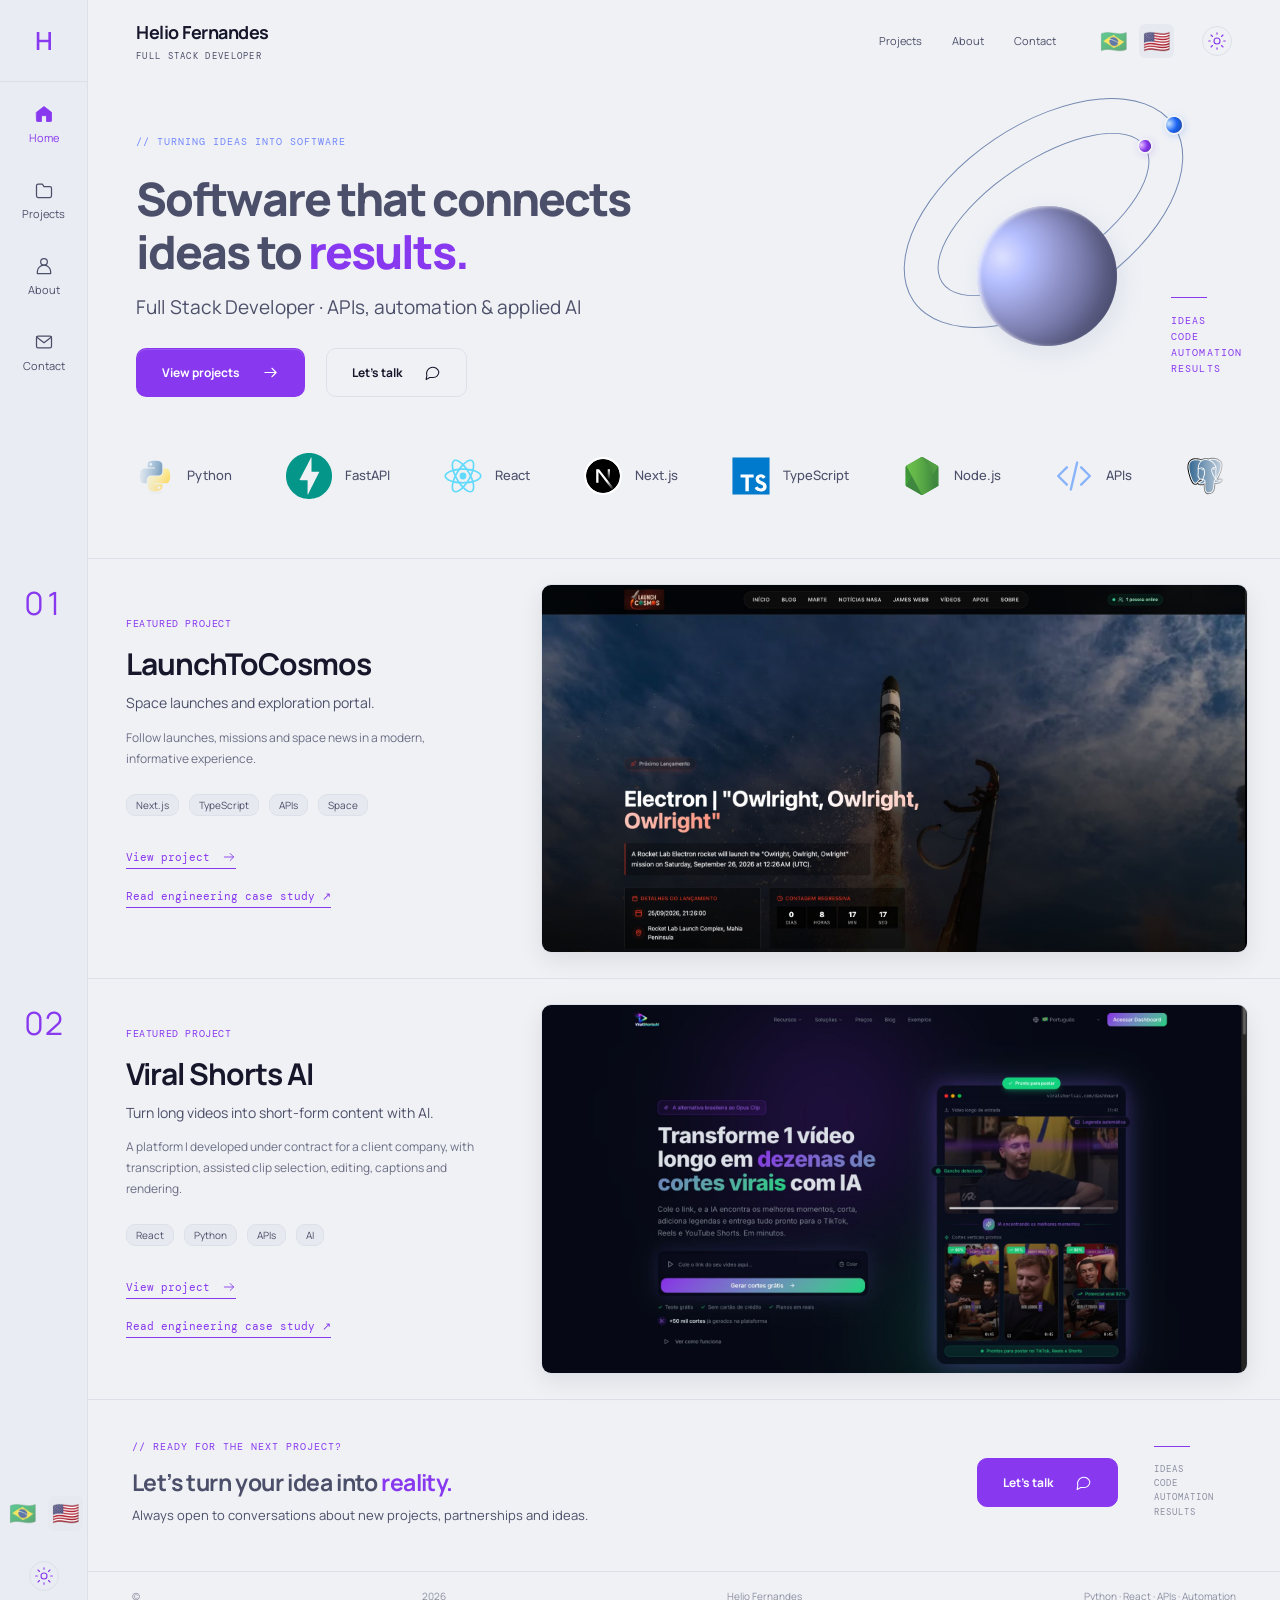
<file: index.html>
<!doctype html>
<html lang="pt-BR" data-theme="dark">
<head>
<meta charset="utf-8"/>
<meta name="viewport" content="width=device-width,initial-scale=1"/>
<meta name="color-scheme" content="dark light"/>
<title>Helio Fernandes — Full Stack Developer</title>
<meta name="description" content="Desenvolvedor Full Stack · APIs, automação e IA aplicada. LaunchToCosmos · Viral Shorts AI."/>
<meta property="og:title" content="Helio Fernandes — Full Stack Developer"/>
<meta property="og:description" content="Desenvolvedor Full Stack · APIs, automação e IA aplicada"/>
<meta property="og:type" content="website"/>
<link rel="canonical" href="https://helio2323.github.io/helio-reis-portfolio/"/>
<link rel="alternate" hreflang="pt-BR" href="https://helio2323.github.io/helio-reis-portfolio/"/>
<link rel="alternate" hreflang="en" href="https://helio2323.github.io/helio-reis-portfolio/index.en.html"/>
<script>try{let theme=localStorage.getItem('portfolio-theme');document.documentElement.dataset.theme=theme||(matchMedia('(prefers-color-scheme: light)').matches?'light':'dark');let lang=localStorage.getItem('portfolio-language')||(navigator.language.toLowerCase().startsWith('pt')?'pt':'en');if(lang!=='pt')location.replace((lang==='en'?'index.en.html':'./')+location.search+location.hash)}catch(e){}</script>
<link rel="preconnect" href="https://fonts.googleapis.com"/>
<link rel="preconnect" href="https://fonts.gstatic.com" crossorigin/>
<link href="https://fonts.googleapis.com/css2?family=DM+Mono:wght@400;500&family=Manrope:wght@400;500;600;700;800&display=swap" rel="stylesheet"/>
<link rel="stylesheet" href="styles.css?v=20261015-orbit-flags"/>
<script src="studio.js?v=20261015-infinite" defer>
</script>
</head>
<body>
<a class="skip-link" href="#conteudo">Pular para o conteúdo</a>
<div class="studio">
<aside class="rail" aria-label="Projetos">
<a class="monogram" href="#inicio" aria-label="Helio Fernandes">H</a>
<nav>
<a href="#inicio" class="rail-link active">
<svg viewBox="0 0 24 24" fill="none" stroke="currentColor" stroke-width="1.5" stroke-linecap="round" stroke-linejoin="round" aria-hidden="true">
<path d="m3 10 9-7 9 7v10a1 1 0 0 1-1 1h-5v-7H9v7H4a1 1 0 0 1-1-1Z"/>
</svg>
<span>Início</span>
</a>
<a href="#projetos" class="rail-link ">
<svg viewBox="0 0 24 24" fill="none" stroke="currentColor" stroke-width="1.5" stroke-linecap="round" stroke-linejoin="round" aria-hidden="true">
<path d="M3 7a2 2 0 0 1 2-2h5l2 3h7a2 2 0 0 1 2 2v9a2 2 0 0 1-2 2H5a2 2 0 0 1-2-2Z"/>
</svg>
<span>Projetos</span>
</a>
<a href="#sobre" class="rail-link ">
<svg viewBox="0 0 24 24" fill="none" stroke="currentColor" stroke-width="1.5" stroke-linecap="round" stroke-linejoin="round" aria-hidden="true">
<circle cx="12" cy="7" r="4"/>
<path d="M4 21v-2a8 8 0 0 1 16 0v2Z"/>
</svg>
<span>Sobre</span>
</a>
<a href="#contato" class="rail-link ">
<svg viewBox="0 0 24 24" fill="none" stroke="currentColor" stroke-width="1.5" stroke-linecap="round" stroke-linejoin="round" aria-hidden="true">
<rect x="3" y="5" width="18" height="14" rx="2"/>
<path d="m3 6 9 7 9-7"/>
</svg>
<span>Contato</span>
</a>
</nav>
<div class="rail-bottom">
<div class="languages" aria-label="Language">
<a href="./" data-language="pt" aria-label="Português — Brasil" title="Português — Brasil" aria-current="page">🇧🇷</a>

<a href="index.en.html" data-language="en" aria-label="English" title="English" >🇺🇸</a>
</div>
<button class="theme-toggle" type="button" aria-label="Alternar tema de cores" title="Alternar tema de cores">
<span class="moon">
<svg viewBox="0 0 24 24" fill="none" stroke="currentColor" stroke-width="1.5" stroke-linecap="round" stroke-linejoin="round" aria-hidden="true">
<path d="M20.8 14A9 9 0 0 1 10 3.2 9 9 0 1 0 20.8 14Z"/>
</svg>
</span>
<span class="sun">
<svg viewBox="0 0 24 24" fill="none" stroke="currentColor" stroke-width="1.5" stroke-linecap="round" stroke-linejoin="round" aria-hidden="true">
<circle cx="12" cy="12" r="4"/>
<path d="M12 1v2m0 18v2M1 12h2m18 0h2M4 4l2 2m12 12 2 2M4 20l2-2M18 6l2-2"/>
</svg>
</span>
</button>
</div>
</aside>
<div class="canvas">
<header id="inicio">
<a class="identity" href="#inicio">
<strong>Helio Fernandes</strong>
<span>DESENVOLVEDOR FULL STACK</span>
</a>
<nav class="top-nav" aria-label="Menu">
<a href="#projetos">Projetos</a>
<a href="#sobre">Sobre</a>
<a href="#contato">Contato</a>
</nav>
<div class="header-tools">
<div class="languages" aria-label="Language">
<a href="./" data-language="pt" aria-label="Português — Brasil" title="Português — Brasil" aria-current="page">🇧🇷</a>

<a href="index.en.html" data-language="en" aria-label="English" title="English" >🇺🇸</a>
</div>
<button class="theme-toggle" type="button" aria-label="Alternar tema de cores" title="Alternar tema de cores">
<span class="moon">
<svg viewBox="0 0 24 24" fill="none" stroke="currentColor" stroke-width="1.5" stroke-linecap="round" stroke-linejoin="round" aria-hidden="true">
<path d="M20.8 14A9 9 0 0 1 10 3.2 9 9 0 1 0 20.8 14Z"/>
</svg>
</span>
<span class="sun">
<svg viewBox="0 0 24 24" fill="none" stroke="currentColor" stroke-width="1.5" stroke-linecap="round" stroke-linejoin="round" aria-hidden="true">
<circle cx="12" cy="12" r="4"/>
<path d="M12 1v2m0 18v2M1 12h2m18 0h2M4 4l2 2m12 12 2 2M4 20l2-2M18 6l2-2"/>
</svg>
</span>
</button>
</div>
</header>
<main id="conteudo">
<section class="hero" aria-labelledby="hero-title">
<div class="hero-copy">
<p class="eyebrow">// TRANSFORMANDO IDEIAS EM SOFTWARE</p>
<h1 id="hero-title">Software que conecta<br>ideias a <span>resultados.</span>
</h1>
<p class="intro">Desenvolvedor Full Stack · APIs, automação e IA aplicada</p>
<div class="actions">
<a class="button primary" href="#projetos">Ver projetos<svg viewBox="0 0 24 24" fill="none" stroke="currentColor" stroke-width="1.5" stroke-linecap="round" stroke-linejoin="round" aria-hidden="true">
<path d="M4 12h16m-6-6 6 6-6 6"/>
</svg>
</a>
<a class="button secondary" href="mailto:helio_lima@outlook.com.br">Vamos conversar<svg viewBox="0 0 24 24" fill="none" stroke="currentColor" stroke-width="1.5" stroke-linecap="round" stroke-linejoin="round" aria-hidden="true">
<path d="M21 11a8 8 0 0 1-8 8H8l-5 3 1-6a8 8 0 1 1 17-5Z"/>
</svg>
</a>
</div>
</div>
<div class="orbit-art" aria-hidden="true">
<div class="orbit orbit-one">
</div>
<div class="orbit orbit-two">
</div>
<div class="planet">
</div>
<div class="moon-path moon-path-one"><i class="orbital-moon moon-one"></i></div><div class="moon-path moon-path-two"><i class="orbital-moon moon-two"></i></div>
<p class="orbit-words">IDEIAS<br>CÓDIGO<br>AUTOMAÇÃO<br>RESULTADOS</p>
</div>
<div class="stack" aria-label="Tecnologias" tabindex="0"><div class="stack-track"><div class="stack-group"><span class="tech-item"><img class="tech-logo python" src="assets/tech/python.svg" alt="" width="40" height="40"/>Python</span><span class="tech-item"><img class="tech-logo fastapi" src="assets/tech/fastapi.svg" alt="" width="40" height="40"/>FastAPI</span><span class="tech-item"><img class="tech-logo react" src="assets/tech/react.svg" alt="" width="40" height="40"/>React</span><span class="tech-item"><img class="tech-logo nextjs" src="assets/tech/nextjs.svg" alt="" width="40" height="40"/>Next.js</span><span class="tech-item"><img class="tech-logo typescript" src="assets/tech/typescript.svg" alt="" width="40" height="40"/>TypeScript</span><span class="tech-item"><img class="tech-logo nodejs" src="assets/tech/nodejs.svg" alt="" width="40" height="40"/>Node.js</span><span class="tech-item"><img class="tech-logo api" src="assets/tech/api.svg" alt="" width="40" height="40"/>APIs</span><span class="tech-item"><img class="tech-logo postgresql" src="assets/tech/postgresql.svg" alt="" width="40" height="40"/>PostgreSQL</span></div><div class="stack-group" aria-hidden="true"><span class="tech-item"><img class="tech-logo python" src="assets/tech/python.svg" alt="" width="40" height="40"/>Python</span><span class="tech-item"><img class="tech-logo fastapi" src="assets/tech/fastapi.svg" alt="" width="40" height="40"/>FastAPI</span><span class="tech-item"><img class="tech-logo react" src="assets/tech/react.svg" alt="" width="40" height="40"/>React</span><span class="tech-item"><img class="tech-logo nextjs" src="assets/tech/nextjs.svg" alt="" width="40" height="40"/>Next.js</span><span class="tech-item"><img class="tech-logo typescript" src="assets/tech/typescript.svg" alt="" width="40" height="40"/>TypeScript</span><span class="tech-item"><img class="tech-logo nodejs" src="assets/tech/nodejs.svg" alt="" width="40" height="40"/>Node.js</span><span class="tech-item"><img class="tech-logo api" src="assets/tech/api.svg" alt="" width="40" height="40"/>APIs</span><span class="tech-item"><img class="tech-logo postgresql" src="assets/tech/postgresql.svg" alt="" width="40" height="40"/>PostgreSQL</span></div></div></div>
</section>
<section id="projetos" aria-label="Projetos">
<article class="project-row">
<div class="project-number" aria-hidden="true">01</div>
<div class="project-copy">
<p class="eyebrow">PROJETO EM DESTAQUE</p>
<h2>LaunchToCosmos</h2>
<p class="project-subtitle">Portal de lançamentos espaciais e exploração.</p>
<p class="project-description">Acompanhe lançamentos, missões e novidades do setor espacial em uma experiência moderna e informativa.</p>
<ul class="tags">
<li>Next.js</li>
<li>TypeScript</li>
<li>APIs</li>
<li>Espaço</li>
</ul>
<a class="project-link" href="https://launchtocosmos.com.br" target="_blank" rel="noopener noreferrer">Ver projeto <svg viewBox="0 0 24 24" fill="none" stroke="currentColor" stroke-width="1.5" stroke-linecap="round" stroke-linejoin="round" aria-hidden="true">
<path d="M4 12h16m-6-6 6 6-6 6"/>
</svg>
</a>
</div>
<a class="project-preview" href="https://launchtocosmos.com.br" target="_blank" rel="noopener noreferrer" aria-label="Ver projeto: LaunchToCosmos">
<img src="assets/preview-launchtocosmos.png" alt="LaunchToCosmos — Portal de lançamentos espaciais e exploração." width="1920" height="1195" loading="lazy"/>
</a>
</article>
<article class="project-row">
<div class="project-number" aria-hidden="true">02</div>
<div class="project-copy">
<p class="eyebrow">PROJETO EM DESTAQUE</p>
<h2>Viral Shorts AI</h2>
<p class="project-subtitle">Crie e edite vídeos curtos com IA.</p>
<p class="project-description">Plataforma que desenvolvi sob contratação de uma empresa cliente, com transcrição, seleção assistida de trechos, edição, legendas e renderização.</p>
<ul class="tags">
<li>React</li>
<li>Python</li>
<li>APIs</li>
<li>IA</li>
</ul>
<a class="project-link" href="https://viralshortsai.com.br" target="_blank" rel="noopener noreferrer">Ver projeto <svg viewBox="0 0 24 24" fill="none" stroke="currentColor" stroke-width="1.5" stroke-linecap="round" stroke-linejoin="round" aria-hidden="true">
<path d="M4 12h16m-6-6 6 6-6 6"/>
</svg>
</a>
</div>
<a class="project-preview" href="https://viralshortsai.com.br" target="_blank" rel="noopener noreferrer" aria-label="Ver projeto: Viral Shorts AI">
<img src="assets/preview-viralshorts.png" alt="Viral Shorts AI — Crie e edite vídeos curtos com IA." width="1920" height="1195" loading="lazy"/>
</a>
</article>
</section>
<section class="contact-section" id="contato">
<div>
<p class="eyebrow">// PRONTO PARA O PRÓXIMO PROJETO?</p>
<h2>Vamos transformar sua ideia em <span>realidade?</span>
</h2>
<p>Estou sempre aberto a conversar sobre novos projetos, parcerias e ideias.</p>
</div>
<a class="button secondary" href="mailto:helio_lima@outlook.com.br">Vamos conversar<svg viewBox="0 0 24 24" fill="none" stroke="currentColor" stroke-width="1.5" stroke-linecap="round" stroke-linejoin="round" aria-hidden="true">
<path d="M21 11a8 8 0 0 1-8 8H8l-5 3 1-6a8 8 0 1 1 17-5Z"/>
</svg>
</a>
<p class="contact-words" aria-hidden="true">IDEIAS<br>CÓDIGO<br>AUTOMAÇÃO<br>RESULTADOS</p>
</section>
<section class="about-section" id="sobre">
<p class="eyebrow">// SOBRE</p>
<h2>Da necessidade de negócio ao software que funciona.</h2>
<p>Desenvolvedor Full Stack na HR Solutions desde 2019, construindo aplicações web, sistemas internos, dashboards e integrações. Entre os projetos em que atuo estão LaunchToCosmos e Viral Shorts AI. Desenvolvi a Viral Shorts AI sob contratação de uma empresa cliente.</p>
<p>Sistemas para Internet · Estácio · 2024</p>
<div class="about-links">
<a href="https://github.com/helio2323" target="_blank" rel="noopener noreferrer">GitHub ↗</a>
<a href="https://www.linkedin.com/in/helio-fernandes-9861aa298/" target="_blank" rel="noopener noreferrer">LinkedIn ↗</a>
<a href="mailto:helio_lima@outlook.com.br">E-mail ↗</a>
</div>
</section>
</main>
<footer>© <span id="year">2026</span> Helio Fernandes <span>Python · React · APIs · Automação</span>
</footer>
</div>
</div>
</body>
</html>
</file>
<file: styles.css>
:root{color-scheme:dark;--base:#1e1e2e;--mantle:#181825;--panel:#20202f;--rail:#252535;--text:#cdd6f4;--heading:#eef0fc;--muted:#a6adc8;--subtle:#7f849c;--line:#313244;--accent:#cba6f7;--accent-strong:#9874f5;--button-text:#fff;--tag:#262637;--shadow:0 20px 70px #11111b38}
html[data-theme=light]{color-scheme:light;--base:#eff1f5;--mantle:#e6e9ef;--panel:#eff1f5;--rail:#e9ecf3;--text:#4c4f69;--heading:#17172c;--muted:#6c6f85;--subtle:#8c8fa1;--line:#dce0e8;--accent:#8839ef;--accent-strong:#8839ef;--button-text:#fff;--tag:#e6e9ef;--shadow:0 20px 70px #9ca0b01c}
*{box-sizing:border-box}
html{scroll-behavior:smooth;scroll-padding-top:30px}
body{margin:0;background:var(--mantle);color:var(--text);font-family:Manrope,Arial,sans-serif;font-size:14px;line-height:1.65;-webkit-font-smoothing:antialiased}
a{color:inherit;text-decoration:none}
button{font:inherit}
svg{width:20px;height:20px;flex-shrink:0}
a,button{-webkit-tap-highlight-color:transparent}
a:focus-visible,button:focus-visible{outline:2px solid var(--accent);outline-offset:5px}
a:hover{color:var(--accent)}
.studio{max-width:1420px;margin:34px auto;display:grid;grid-template-columns:88px minmax(0,1fr);border:1px solid var(--line);border-radius:16px;overflow:clip;background:var(--base);box-shadow:var(--shadow)}
.rail{background:var(--rail);border-right:1px solid var(--line);display:flex;flex-direction:column;align-items:center;position:relative}
.monogram{height:82px;width:100%;display:grid;place-items:center;font-size:25px;font-weight:600;color:var(--accent);border-bottom:1px solid var(--line)}
.rail nav{width:100%;position:sticky;top:20px;padding:16px 0;display:grid;gap:21px}
.rail-link{display:flex;flex-direction:column;align-items:center;gap:5px;font-size:11px;padding:6px 0}
.rail-link.active{color:var(--accent)}
.rail-link.active svg{fill:var(--accent);stroke-width:1}
.rail-bottom{margin-top:auto;padding:30px 0;display:grid;justify-items:center;gap:30px}
.languages{display:flex;align-items:center;gap:5px;font-size:10px;white-space:nowrap}
.languages [aria-current]{font-weight:800}
.languages span{color:var(--subtle)}
.theme-toggle{border:1px solid var(--line);background:transparent;color:var(--accent);width:30px;height:30px;border-radius:50%;display:grid;place-items:center;cursor:pointer;padding:5px}
.theme-toggle svg{width:18px;height:18px}
.sun{display:none}
html[data-theme=light] .sun{display:flex}
html[data-theme=light] .moon{display:none}
.moon{display:flex}
.canvas{min-width:0}
header{height:82px;display:flex;align-items:center;padding:0 44px;gap:40px}
.identity{line-height:1.4}
.identity strong{display:block;font-size:18px;letter-spacing:-.5px;color:var(--heading)}
.identity>span{font-family:'DM Mono',monospace;display:block;font-size:9px;letter-spacing:1.3px;margin-top:5px}
.top-nav{margin-left:auto;display:flex;gap:30px;font-size:11px}
.header-tools{display:flex;gap:28px;align-items:center}
.hero{position:relative;padding:52px 48px 46px;isolation:isolate}
.hero-copy{position:relative;z-index:2}
.eyebrow{font-family:'DM Mono',monospace;font-size:10px;font-weight:400;letter-spacing:1px;line-height:1.5;color:var(--accent);margin:0 0 24px}
.hero .eyebrow{color:#89b4fa}
html[data-theme=light] .hero .eyebrow{color:#7287fd}
h1{font-size:clamp(35px,3.6vw,58px);line-height:1.14;letter-spacing:-1.9px;font-weight:800;margin:0 0 14px;max-width:780px}
h1 span,.contact-section h2 span{color:var(--accent)}
.intro{font-size:19px;margin:0 0 25px;letter-spacing:.1px}
.actions{display:flex;gap:21px}
.button{display:inline-flex;align-items:center;justify-content:center;gap:22px;min-height:49px;padding:12px 25px;border:1px solid var(--line);border-radius:10px;font-size:12px;font-weight:700;transition:background .15s,transform .15s}
.button svg{width:17px;height:17px}
.button:hover{transform:translateY(-2px)}
.primary{color:var(--button-text);background:var(--accent-strong);border-color:transparent;box-shadow:inset 0 1px 0 #ffffff24}
.primary:hover{color:white;filter:brightness(1.08)}
.secondary{color:var(--heading);background:transparent}
.secondary:hover{border-color:var(--accent)}
.stack{display:flex;justify-content:space-between;align-items:center;gap:18px;margin-top:43px;position:relative;z-index:2}
.stack>span{display:flex;align-items:center;gap:10px;white-space:nowrap;font-size:11px}
.tech-icon{font-size:22px;line-height:1;font-weight:500;color:#89b4fa;display:inline-flex;align-items:center;justify-content:center;width:24px;height:24px}
.fastapi{color:#4ac6b3}
.react{color:#89dceb;font-size:29px}
.next{color:var(--text);border:1px solid var(--muted);border-radius:50%;font-size:13px;width:19px;height:19px}
.typescript{background:#89b4fa;color:#181825;font-size:13px;font-weight:800;border-radius:2px}
.node{color:#a6e3a1;font-size:31px}
.api{color:var(--text)}
.orbit-art{position:absolute;right:38px;top:20px;width:360px;height:300px;z-index:0;opacity:.8;pointer-events:none}
.orbit{position:absolute;border:1px solid #b4befe75;transform:rotate(-34deg);border-radius:50%}
.orbit-one{width:315px;height:178px;top:22px;left:4px}
.orbit-two{width:245px;height:107px;top:59px;left:39px}
.planet{position:absolute;top:104px;left:95px;width:140px;height:140px;border-radius:50%;background:radial-gradient(circle at 26% 24%,#b4befe69,transparent 48%),linear-gradient(125deg,#b4befe34 5%,#1e1e2e 55%);box-shadow:inset 1px 1px 0 #b4befe99,inset 7px 7px 20px #b4befe12;transform:rotate(-28deg)}
.satellite{position:absolute;width:7px;height:7px;background:#b4befe;border-radius:50%;left:107px;top:30px;box-shadow:0 0 10px #89b4fa}
.orbit-words{position:absolute;right:0;bottom:15px;font:10px/1.6 'DM Mono',monospace;letter-spacing:1.1px;color:var(--accent)}
.orbit-words:before,.contact-words:before{content:'';display:block;width:36px;height:1px;background:var(--accent);margin-bottom:15px}
html[data-theme=light] .planet{background:radial-gradient(circle at 25% 24%,#8839ef30,transparent 65%),linear-gradient(125deg,#b4befe40,#eff1f5 65%);box-shadow:inset 1px 1px 0 #8839ef24}
html[data-theme=light] .orbit{border-color:#8839ef35}
.project-row{position:relative;display:grid;grid-template-columns:37% 63%;gap:0;padding:25px 22px 25px 38px;border-top:1px solid var(--line);align-items:center}
.project-number{position:absolute;left:-88px;width:88px;text-align:center;top:20px;font-size:32px;font-weight:400;color:var(--subtle);line-height:1.5;font-variant-numeric:tabular-nums}
html[data-theme=light] .project-number{color:var(--accent)}
.project-copy{padding-right:28px}
.project-copy .eyebrow{font-size:10px;margin-bottom:14px;letter-spacing:.6px}
.project-copy h2{font-size:30px;line-height:1.25;color:var(--heading);letter-spacing:-1px;margin:0 0 9px}
.project-subtitle{font-size:14px;margin:0 0 12px}
.project-description{font-size:12px;color:var(--muted);line-height:1.75;margin:0 0 25px;max-width:360px}
.tags{list-style:none;display:flex;gap:10px;flex-wrap:wrap;padding:0;margin:0 0 28px}
.tags li{font-size:10px;border:1px solid var(--line);background:var(--tag);padding:2px 9px;border-radius:9px;line-height:1.6}
.project-link{display:inline-flex;align-items:center;gap:12px;font-family:'DM Mono',monospace;font-size:11px;color:var(--accent);border-bottom:1px solid var(--accent);padding-bottom:2px}
.project-link svg{width:14px;height:14px}
.project-preview{display:block;border:1px solid var(--line);border-radius:10px;overflow:hidden;background:var(--mantle);box-shadow:0 8px 25px #11111b15}
.project-preview img{display:block;width:100%;height:auto;aspect-ratio:1.92;object-fit:cover;object-position:top;transition:transform .4s}
.project-preview:hover img{transform:scale(1.025)}
.contact-section{border-top:1px solid var(--line);padding:39px 44px 45px;display:grid;grid-template-columns:1fr auto 82px;gap:36px;align-items:center}
.contact-section .eyebrow{margin-bottom:12px}
.contact-section h2{font-size:23px;letter-spacing:-.6px;line-height:1.4;margin:0 0 7px}
.contact-section p:not(.eyebrow):not(.contact-words){font-size:13px;margin:0}
.contact-section .button{border-color:var(--accent)}
.contact-words{font:9px/1.6 'DM Mono',monospace;letter-spacing:1px;color:var(--subtle);margin:0}
.about-section{border-top:1px solid var(--line);padding:40px 44px;display:none}
.about-section:target{display:block}
.about-section h2{font-size:26px;margin:0 0 14px;color:var(--heading)}
.about-section>p:not(.eyebrow){max-width:800px;color:var(--muted)}
.about-links{display:flex;gap:30px;color:var(--accent);font-size:13px}
footer{padding:16px 44px;display:flex;justify-content:space-between;border-top:1px solid var(--line);color:var(--subtle);font-size:10px}
.skip-link{position:fixed;left:20px;top:-100px;background:var(--accent);color:var(--mantle);z-index:100;padding:10px}
.skip-link:focus{top:10px}

@media(min-width:1500px){.hero{padding-top:62px;padding-bottom:55px}
.project-row{min-height:350px}
.orbit-art{right:55px;top:35px}
.hero h1{font-size:58px}
}
@media(max-width:1150px){.studio{margin:20px;grid-template-columns:72px minmax(0,1fr)}
header{padding:0 30px;gap:24px}
.hero{padding:45px 30px 35px}
.intro{font-size:16px}
.orbit-art{right:10px;opacity:.55;transform:scale(.8);transform-origin:top right}
.stack{gap:14px;flex-wrap:wrap;justify-content:flex-start}
.stack>span{font-size:10px}
.project-copy h2{font-size:25px}
.project-number{left:-72px;width:72px;font-size:28px}
.project-row{padding-left:30px}
.contact-section{padding:35px 30px;grid-template-columns:1fr auto;gap:25px}
.contact-words{display:none}
.contact-section h2{font-size:20px}
.top-nav{gap:20px}
}
@media(max-width:800px){.studio{margin:12px;grid-template-columns:64px minmax(0,1fr);border-radius:12px}
header{padding:0 24px;height:80px}
.identity strong{font-size:16px}
.identity>span{font-size:8px}
.top-nav{display:none}
.header-tools{margin-left:auto;gap:16px}
.hero{padding:35px 24px 30px}
.hero .eyebrow{font-size:8px}
.hero h1{font-size:38px;letter-spacing:-1.3px}
.intro{font-size:14px;max-width:330px}
.orbit-art{opacity:.25;top:0;right:0}
.button{padding:11px 17px;gap:12px;font-size:11px;min-height:44px}
.actions{gap:12px}
.stack{margin-top:33px;gap:19px}
.project-row{grid-template-columns:1fr;padding:26px 24px;gap:24px}
.project-number{left:-64px;width:64px;font-size:25px}
.project-copy{padding-right:0}
.project-copy h2{font-size:28px}
.project-description{max-width:100%;margin-bottom:16px}
.tags{margin-bottom:20px}
.project-preview img{aspect-ratio:1.8}
.contact-section{grid-template-columns:1fr;padding:30px 24px;gap:20px}
.contact-section .button{justify-self:start}
.contact-section h2{font-size:22px}
.about-section{padding:30px 24px}
footer{padding:15px 24px}
footer>span:last-child{display:none}
.rail nav{gap:18px}
.rail-link{font-size:9px}
.rail-bottom{padding-bottom:25px}
.monogram{height:80px;font-size:22px}
}
@media(max-width:480px){.studio{margin:0;border:0;border-radius:0;grid-template-columns:52px minmax(0,1fr);min-height:100vh}
.hero{padding:28px 18px}
.hero h1{font-size:30px;letter-spacing:-1px}
.hero .eyebrow{font-size:7px;letter-spacing:.6px}
.intro{font-size:12px}
.actions{flex-wrap:wrap}
.button{font-size:10px;gap:10px;padding:10px 13px}
.stack{gap:17px 12px}
.stack>span{gap:6px;font-size:9px}
.tech-icon{width:19px;height:19px;font-size:19px}
.typescript{font-size:10px}
.next{font-size:11px}
header{padding:0 18px;gap:10px}
.identity strong{font-size:14px}
.identity>span{font-size:6px;letter-spacing:1px}
.header-tools>.languages{display:none}
.project-row{padding:25px 18px}
.project-number{left:-52px;width:52px;font-size:22px}
.project-copy h2{font-size:25px}
.project-subtitle{font-size:12px}
.project-description{font-size:11px}
.rail-link{font-size:8px}
.rail-link svg{width:17px;height:17px}
.contact-section,.about-section{padding:28px 18px}
.contact-section h2{font-size:20px}
.contact-section p:not(.eyebrow):not(.contact-words){font-size:11px}
.tags{gap:7px}
.tags li{font-size:9px}
.orbit-art{right:-40px;transform:scale(.6)}
}
@media(prefers-reduced-motion:reduce){html{scroll-behavior:auto}
*,*:before,*:after{transition:none!important}
}

html[data-theme=light] .contact-section .button{background:var(--accent);color:#fff;border-color:var(--accent)}
html[data-theme=light] .tech-icon.python,html[data-theme=light] .tech-icon.postgres{color:#1e66f5}
html[data-theme=light] .tech-icon.fastapi{color:#179299}
html[data-theme=light] .tech-icon.react{color:#209fb5}
html[data-theme=light] .tech-icon.node{color:#40a02b}

/* The Studio is the page itself, rather than a framed page inside a page. */
body{background:var(--base)}
.studio{width:100%;max-width:none;margin:0;min-height:100vh;border:0;border-radius:0;box-shadow:none}
.canvas{width:100%}
@media(min-width:1151px){
  header{padding-inline:48px}
  .hero{padding-inline:48px}
  .project-row{grid-template-columns:minmax(320px,37%) minmax(0,63%);padding-right:32px}
  .project-preview img{max-height:470px;object-fit:cover}
}

/* Seamless technology ribbon: each repeated group has identical dimensions. */
.stack{display:block;overflow:hidden;max-width:100%;padding:12px 0;mask-image:linear-gradient(to right,transparent,#000 4%,#000 96%,transparent)}
.stack-track{display:flex;width:max-content;animation:technology-scroll 34s linear infinite;will-change:transform}
.stack-group{display:flex;align-items:center;gap:54px;padding-right:54px;flex-shrink:0}
.tech-item{display:flex;align-items:center;gap:13px;white-space:nowrap;font-size:13px;font-weight:500;min-height:48px}
.tech-logo{display:block;width:38px;height:38px;object-fit:contain;flex-shrink:0;background:none;border:0;border-radius:0}
.tech-logo.fastapi{width:46px;height:46px}
.tech-logo.nextjs{background:#fff;border-radius:50%;padding:2px}
.stack:hover .stack-track,.stack:focus .stack-track{animation-play-state:paused}
@keyframes technology-scroll{to{transform:translateX(var(--ribbon-distance,-50%))}}
/* Satellites travel along the same ellipses as the illustrated orbital rings. */
.orbit-art{isolation:isolate}
.planet{animation:planet-breathe 9s ease-in-out infinite}
.moon-path{position:absolute;transform:rotate(-34deg);z-index:2}
.moon-path-one{width:315px;height:178px;top:22px;left:4px}
.moon-path-two{width:245px;height:107px;top:59px;left:39px}
.orbital-moon{position:absolute;left:0;top:0;display:block;border-radius:50%;offset-rotate:0deg;animation:moon-orbit 18s linear infinite;box-shadow:0 0 15px #89b4fa70}
.moon-one{width:12px;height:12px;background:radial-gradient(circle at 30% 25%,#eff1f5,#89b4fa 45%,#45475a);offset-path:ellipse(157.5px 89px at 157.5px 89px)}
.moon-two{width:8px;height:8px;background:radial-gradient(circle at 30% 25%,#fff,#cba6f7 50%,#6c4d9e);offset-path:ellipse(122.5px 53.5px at 122.5px 53.5px);animation-duration:12s;animation-direction:reverse;animation-delay:-5s}
@keyframes moon-orbit{to{offset-distance:100%}}
@keyframes planet-breathe{0%,100%{transform:rotate(-28deg) translateY(0)}50%{transform:rotate(-24deg) translateY(-7px)}}
@media(max-width:800px){.stack-group{gap:34px;padding-right:34px}.tech-logo{width:32px;height:32px}.tech-logo.fastapi{width:40px;height:40px}.tech-item{font-size:12px}}
@media(prefers-reduced-motion:reduce){.stack-track,.planet,.orbital-moon{animation:none}.moon-one{offset-distance:25%}.moon-two{offset-distance:65%}.stack{overflow:auto;mask-image:none}.stack-group[aria-hidden]{display:none}}

/* Keep the orbital illustration legible against Catppuccin Latte. */
html[data-theme=light] .orbit-art{opacity:1}
html[data-theme=light] .orbit{border-color:#7287b0; border-width:1.5px}
html[data-theme=light] .planet{background:radial-gradient(circle at 28% 23%,#dce0fe 0%,#b4befe 18%,#8c8fc4 43%,#62658f 72%,#454765 100%);box-shadow:inset 2px 2px 4px #ffffffb3,inset -12px -8px 22px #35364f55,0 8px 24px #7287b026}
html[data-theme=light] .moon-one{width:16px;height:16px;background:radial-gradient(circle at 28% 25%,#c8e5ff,#1e66f5 48%,#163b82 100%);box-shadow:0 0 0 2px #eff1f5,0 2px 8px #1e66f550}
html[data-theme=light] .moon-two{width:12px;height:12px;background:radial-gradient(circle at 28% 25%,#e9c6ff,#8839ef 48%,#522194 100%);box-shadow:0 0 0 2px #eff1f5,0 2px 8px #8839ef50}
@media(max-width:800px){html[data-theme=light] .orbit-art{opacity:.7}}

.languages{gap:8px}.languages a{font-size:22px;line-height:1.2;display:inline-flex;padding:4px;border-radius:6px;opacity:.6}.languages a[aria-current=page],.languages a:hover{opacity:1;background:var(--tag)}
</file>
